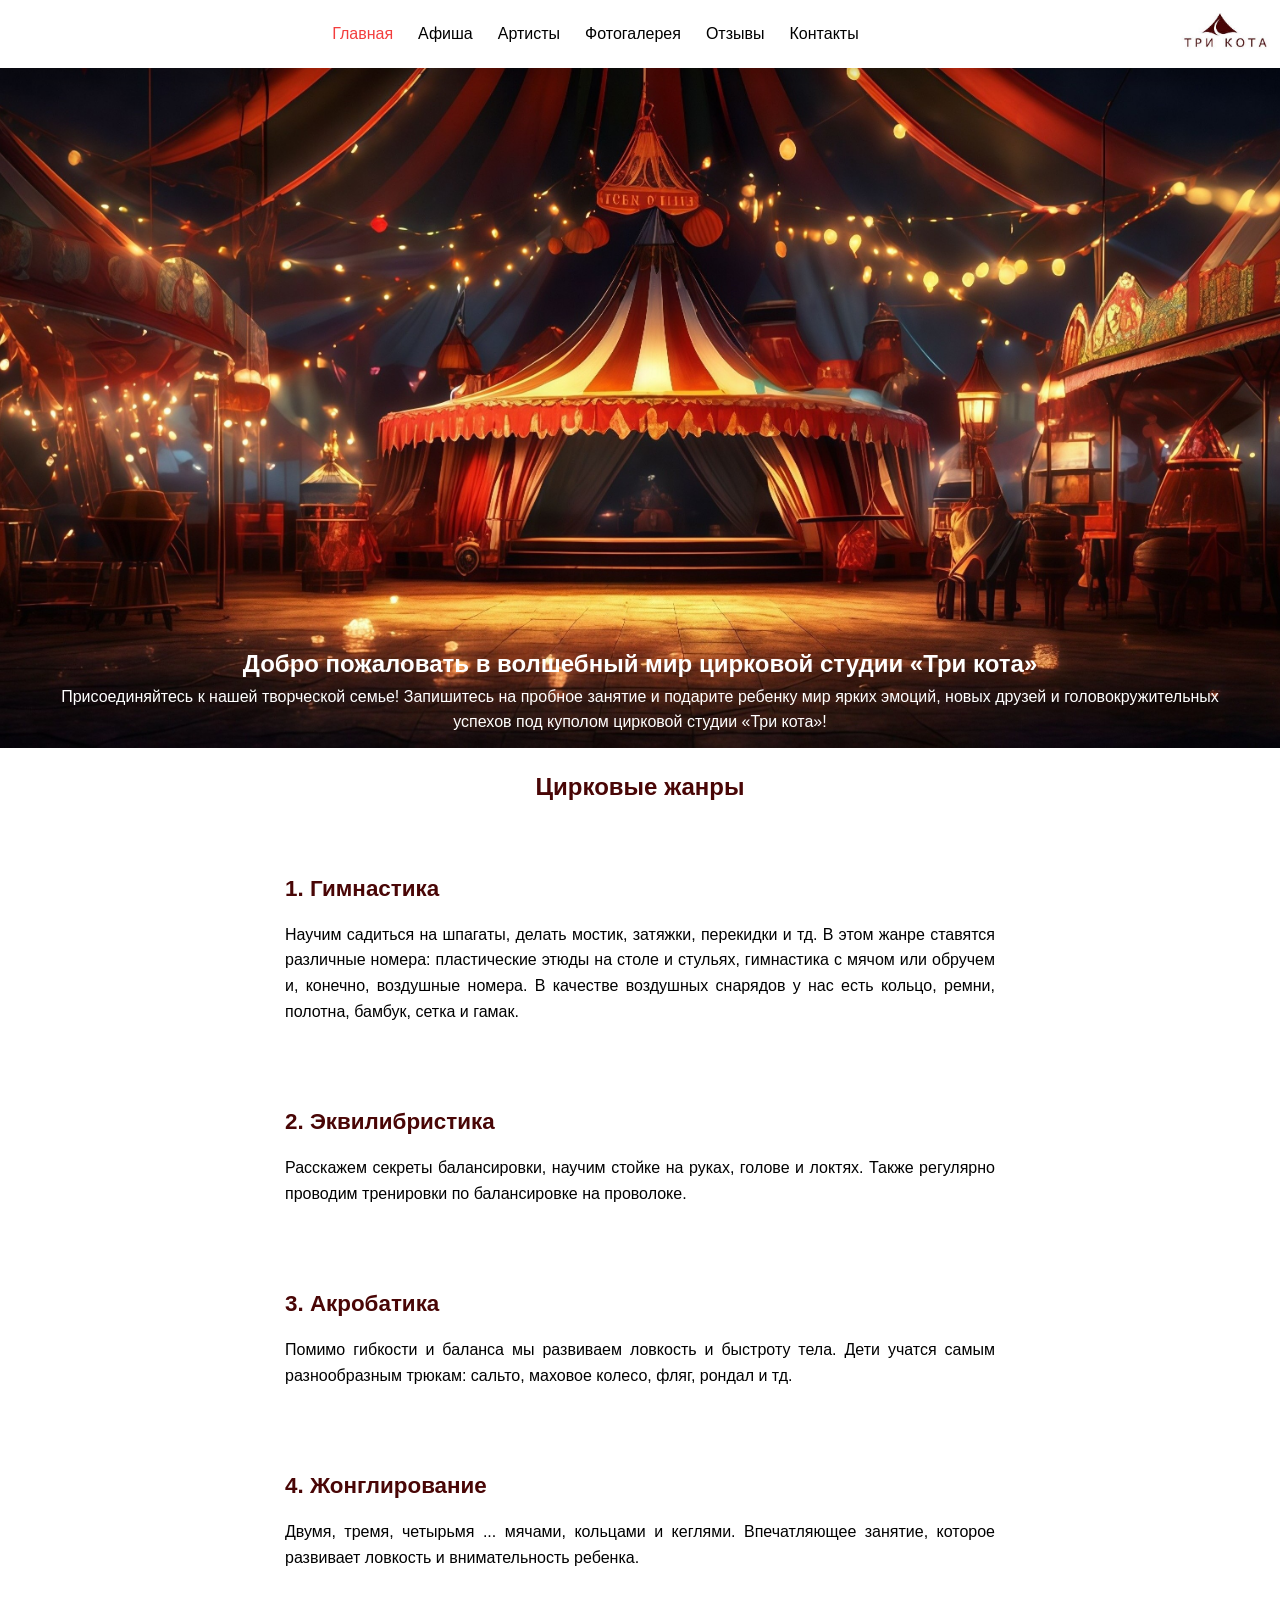
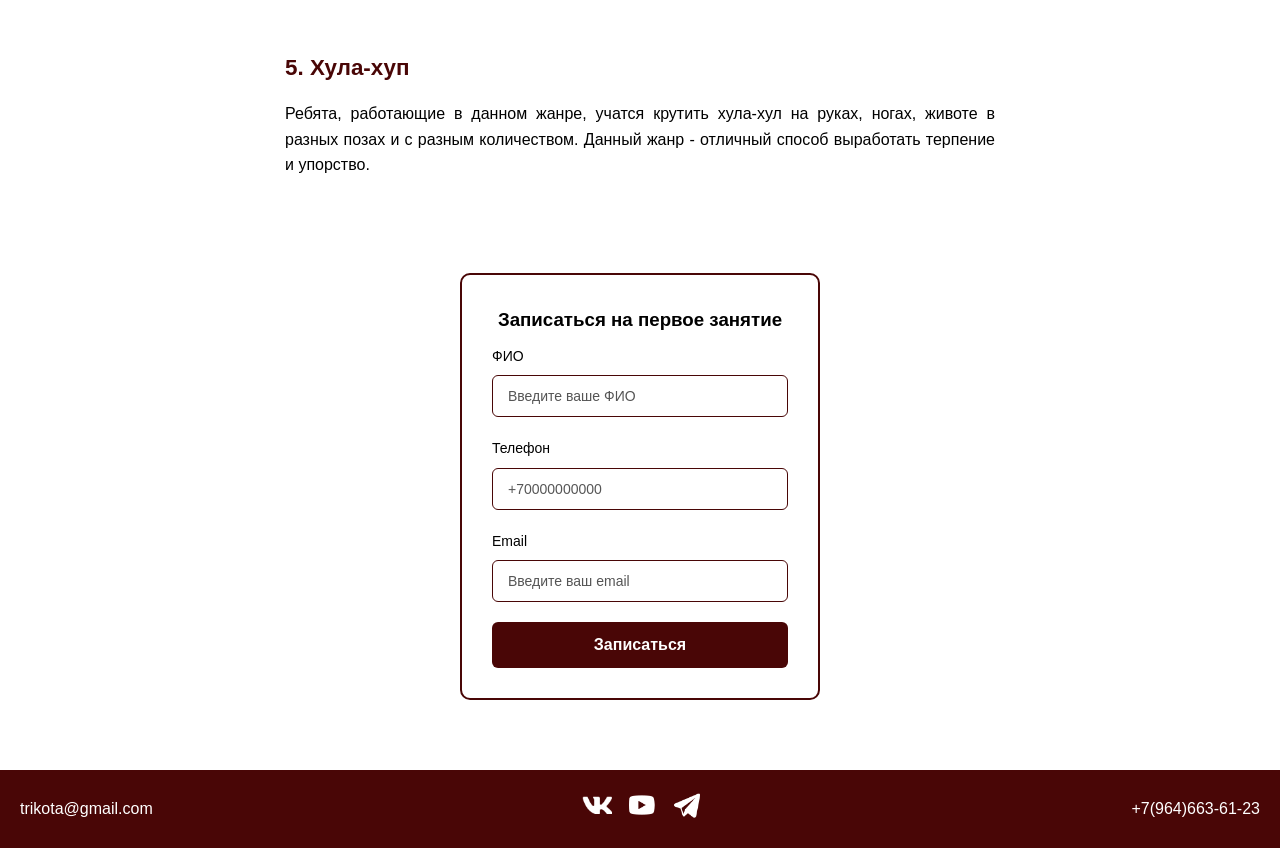
<file: index.html>
<!DOCTYPE html>
<html lang="en">
<head>
    <meta charset="UTF-8">
    <meta name="viewport" content="width=device-width, initial-scale=1.0">
    <title>Главная</title>
    <link rel="stylesheet" type="text/css" href ="style.css"> 
</head>
<body>
<div class="wrapper">
<header>
        <nav>
            <ul> 
                <li><a href = "Главная.html" class="link-active">Главная</a></li>
                <li><a href = "Афиша.html">Афиша</a></li>
                <li><a href = "Артисты.html">Артисты</a></li>
                <li><a href = "Фотогалерея.html">Фотогалерея</a></li>
                <li><a href = "Отзывы.html">Отзывы</a></li>
                <li><a href = "Контакты.html">Контакты</a></li>
            </ul>
        <a href="Главная.html"><img src="img/Untitled_logo_4_free-file.jpg" alt="Логотип"></a>
        </nav>
</header>
<section>
    <div class="hello">
        <img src="img/Airbrush-Image-Enhancer-1761413693357.jpg" class="background-image" alt="Фон" >
        <div class = "text"> 
        <h1>Добро пожаловать в волшебный мир цирковой студии «Три кота»</h1>
        <p>Присоединяйтесь к нашей творческой семье! Запишитесь на пробное занятие и подарите ребенку мир ярких эмоций, новых друзей и головокружительных успехов под куполом цирковой студии «Три кота»!</p>
        </div>
    </div>
    <h2>Цирковые жанры</h2>
    <div class="container1">
            <div class="service-item">
                <h3 class="service-title">1. Гимнастика</h3>
                <p class="service-description">Научим садиться на шпагаты, делать мостик, затяжки, перекидки и тд. В этом жанре ставятся различные номера: пластические этюды на столе и стульях, гимнастика с мячом или обручем и, конечно, воздушные номера. В качестве воздушных снарядов у нас есть кольцо, ремни, полотна, бамбук, сетка и гамак.</p>
            </div>
            <div class="service-item">
                <h3 class="service-title">2. Эквилибристика</h3>
                <p class="service-description">Расскажем секреты балансировки, научим стойке на руках, голове и локтях. Также регулярно проводим тренировки по балансировке на проволоке.</p>
            </div>
            <div class="service-item">
                <h3 class="service-title">3. Акробатика</h3>
                <p class="service-description">Помимо гибкости и баланса мы развиваем ловкость и быстроту тела. Дети учатся самым разнообразным трюкам: сальто, маховое колесо, фляг, рондал и тд.</p>
            </div>
            <div class="service-item">
                <h3 class="service-title">4. Жонглирование</h3>
                <p class="service-description">Двумя, тремя, четырьмя ... мячами, кольцами и кеглями. Впечатляющее занятие, которое развивает ловкость и внимательность ребенка.</p>
            </div>
            <div class="service-item">
                <h3 class="service-title">5. Хула-хуп</h3>
                <p class="service-description">Ребята, работающие в данном жанре, учатся крутить хула-хул на руках, ногах, животе в разных позах и с разным количеством. Данный жанр - отличный способ выработать терпение и упорство.</p>
            </div>
    </div>
<div class="container2">
    <form class="registration-form">
        <h3 class="form-title">Записаться на первое занятие</h3>
        <div class="form-group">
            <label for="name" class="form-label">ФИО</label>
            <input type="text" id="name" class="form-input" placeholder="Введите ваше ФИО" required>
        </div>
        <div class="form-group">
            <label for="phone" class="form-label">Телефон</label>
            <input type="number" id="phone" class="form-input" placeholder="+70000000000" 
                inputmode="numeric"
                pattern="[\+7|8][0-9]"
                required>
        </div>
        <div class="form-group">
            <label for="email" class="form-label">Email</label>
            <input type="email" id="email" class="form-input" placeholder="Введите ваш email" required>
        </div>
        <button type="submit" class="submit-btn">Записаться</button>
    </form>
</div>
</section>
<footer>
    <div class="footer-content">
        <div class="footer-email">trikota@gmail.com</div>
        <div class="footer-social">
            <a href="https://vk.com"><img src="img/icons8-вконтакте-48.png" alt="VK"></a>
            <a href="https://www.youtube.com"><img src="img/icons8-youtube-50.png" alt="Youtube"></a>
            <a href="https://web.telegram.org"><img src="img/icons8-телеграм-50 (1).png" alt="Telegram"></a>
        </div>
        <div class="footer-phone">+7(964)663-61-23</div>
    </div>
</footer>
</div>
</body>
</html>
</file>
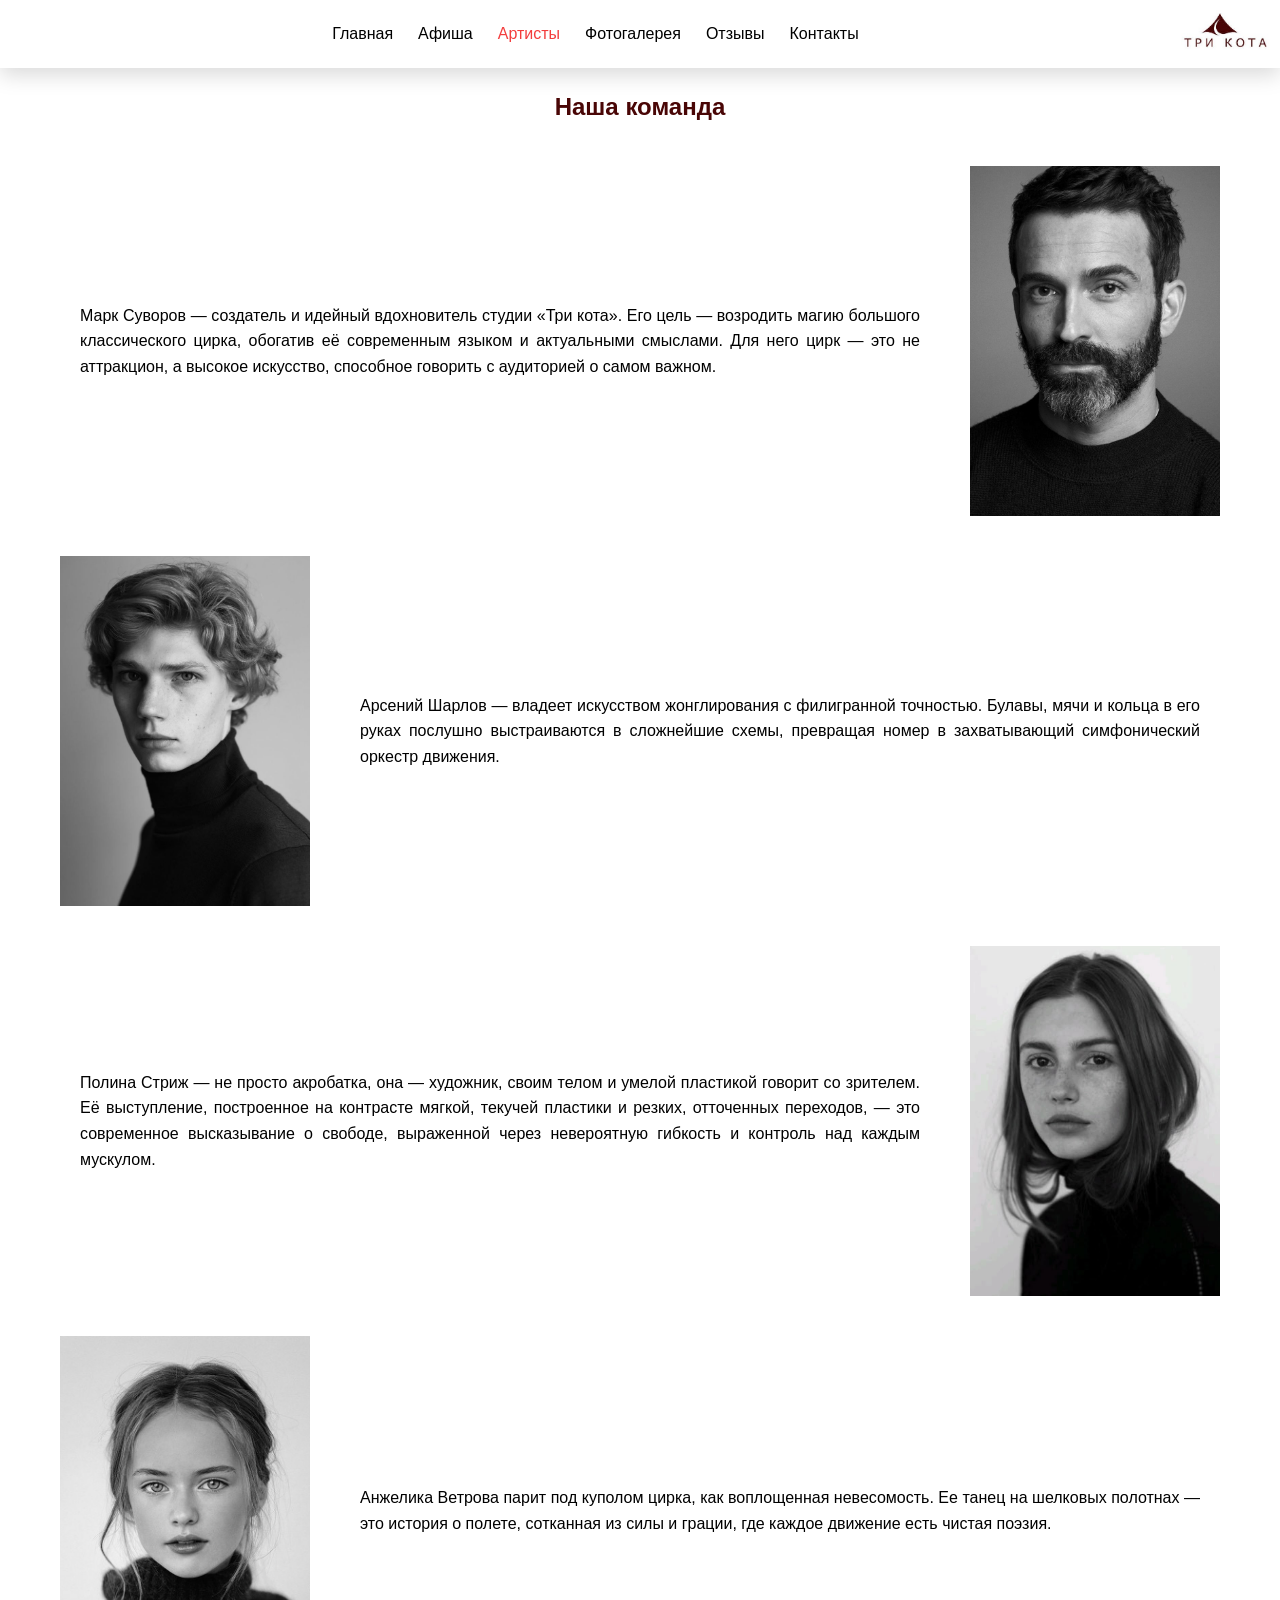
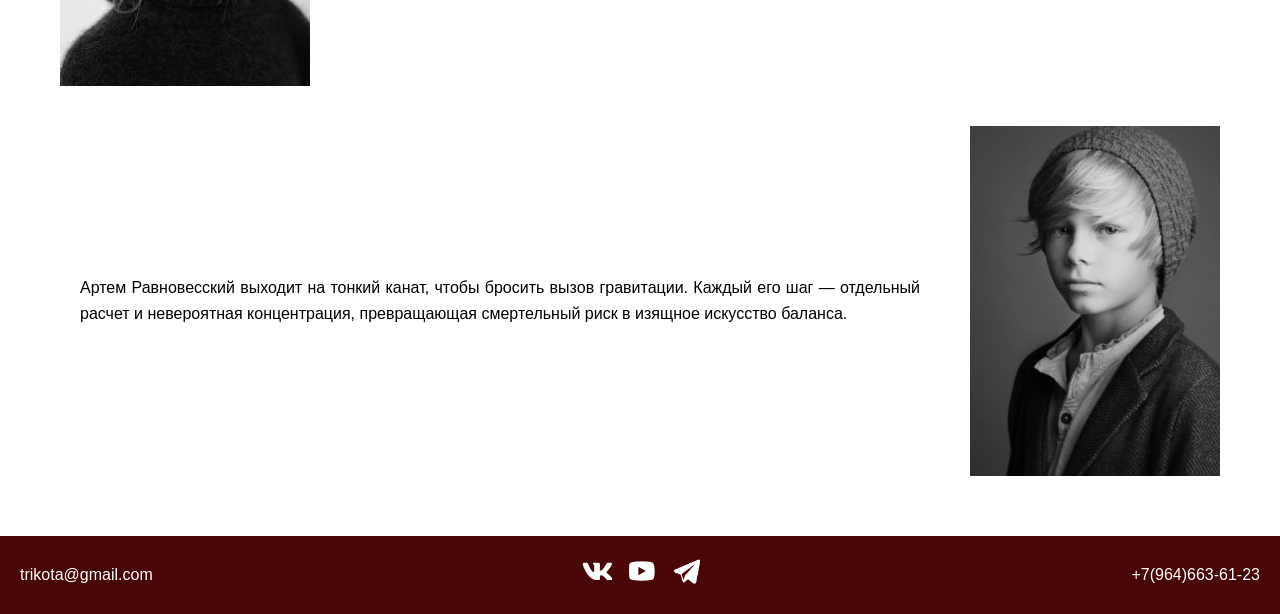
<file: Артисты.html>
<!DOCTYPE html>
<html lang="en">
<head>
    <meta charset="UTF-8">
    <meta name="viewport" content="width=device-width, initial-scale=1.0">
    <title>Артисты</title>
    <link rel="stylesheet" type="text/css" href ="style.css"> 
</head>
<body>
<div class="wrapper">
<header>
        <nav>
            <ul>
                <li><a href = "Главная.html">Главная</a></li>
                <li><a href = "Афиша.html">Афиша</a></li>
                <li><a href = "Артисты.html" class="link-active">Артисты</a></li>
                <li><a href = "Фотогалерея.html">Фотогалерея</a></li>
                <li><a href = "Отзывы.html">Отзывы</a></li>
                <li><a href = "Контакты.html">Контакты</a></li>
            </ul>
        </nav>
        <a href="Главная.html"><img src="img/Untitled_logo_4_free-file.jpg" alt="Логотип"></a>
</header>
<section>
    <h2>Наша команда</h2>
        <div class="container3">
                <div class="member-content image-first">
                        <p class="member-description">Марк Суворов — создатель и идейный вдохновитель студии «Три кота». Его цель — возродить магию большого классического цирка, обогатив её современным языком и актуальными смыслами. Для него цирк — это не аттракцион, а высокое искусство, способное говорить с аудиторией о самом важном.</p>
                        <img src="img/загруженное (2).jpg" alt="Фото">
                </div>
                <div class="member-content text-first">
                        <img src="img/Joshua Bering.jpg" alt="Фото">
                        <p class="member-description">Арсений Шарлов — владеет искусством жонглирования с филигранной точностью. Булавы, мячи и кольца в его руках послушно выстраиваются в сложнейшие схемы, превращая номер в захватывающий симфонический оркестр движения.</p>
                </div>
                <div class="member-content image-first">
                        <p class="member-description">Полина Стриж — не просто акробатка, она — художник, своим телом и умелой пластикой говорит со зрителем. Её выступление, построенное на контрасте мягкой, текучей пластики и резких, отточенных переходов, — это современное высказывание о свободе, выраженной через невероятную гибкость и контроль над каждым мускулом.</p>
                        <img src="img/загруженное (3).jpg" alt="Фото">
                </div>
                <div class="member-content text-first">
                        <img src="img/загруженное (4).jpg" alt="Фото">
                        <p class="member-description">Анжелика Ветрова парит под куполом цирка, как воплощенная невесомость. Ее танец на шелковых полотнах — это история о полете, сотканная из силы и грации, где каждое движение есть чистая поэзия.</p>
                </div>
                <div class="member-content image-first">
                        <p class="member-description">Артем Равновесский выходит на тонкий канат, чтобы бросить вызов гравитации. Каждый его шаг — отдельный расчет и невероятная концентрация, превращающая смертельный риск в изящное искусство баланса.</p>
                        <img src="img/загруженное (5).jpg" alt="Фото">
                </div>
        </div>
</section>
<footer>
    <div class="footer-content">
        <div class="footer-email">trikota@gmail.com</div>
        <div class="footer-social">
            <a href="https://vk.com"><img src="img/icons8-вконтакте-48.png" alt="VK"></a>
            <a href="https://www.youtube.com"><img src="img/icons8-youtube-50.png" alt="Youtube"></a>
            <a href="https://web.telegram.org"><img src="img/icons8-телеграм-50 (1).png" alt="Telegram"></a>
        </div>
        <div class="footer-phone">+7(964)663-61-23</div>
    </div>
</footer>
</div>
</body>
</html>
</file>
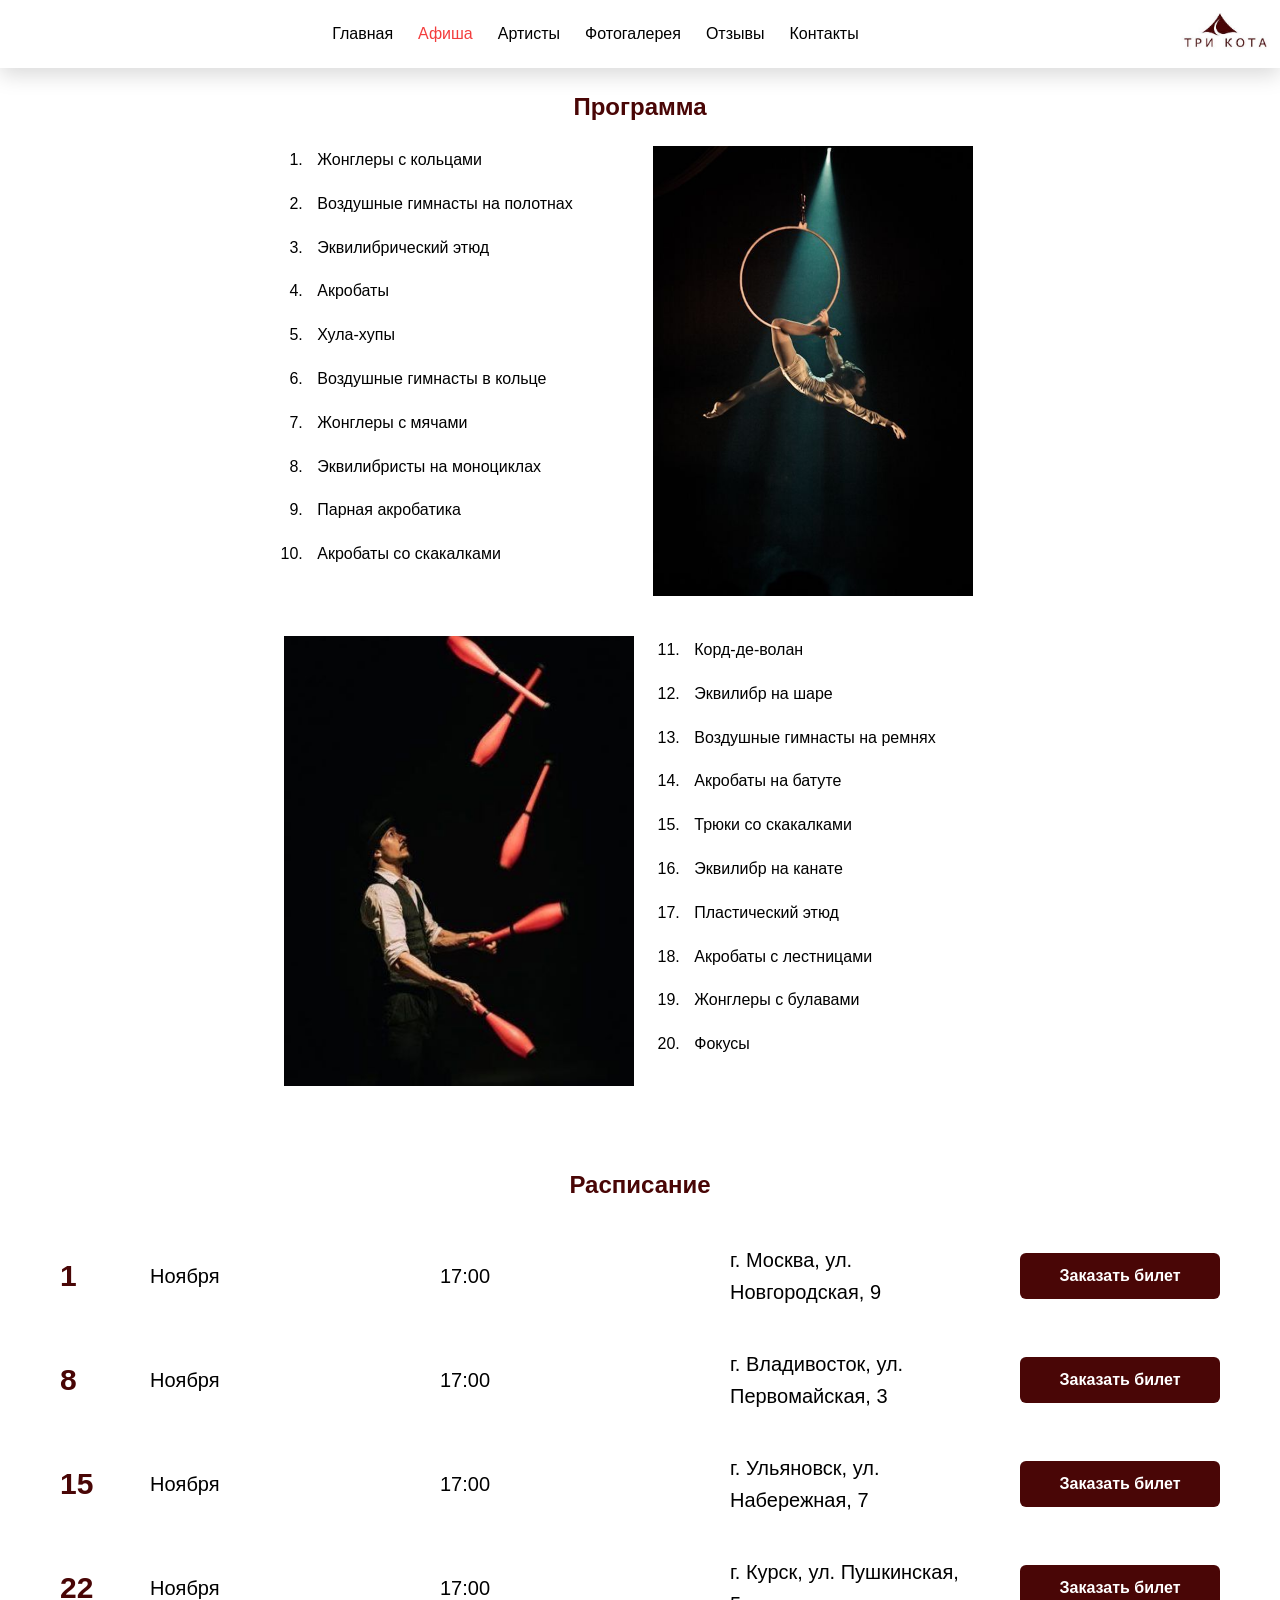
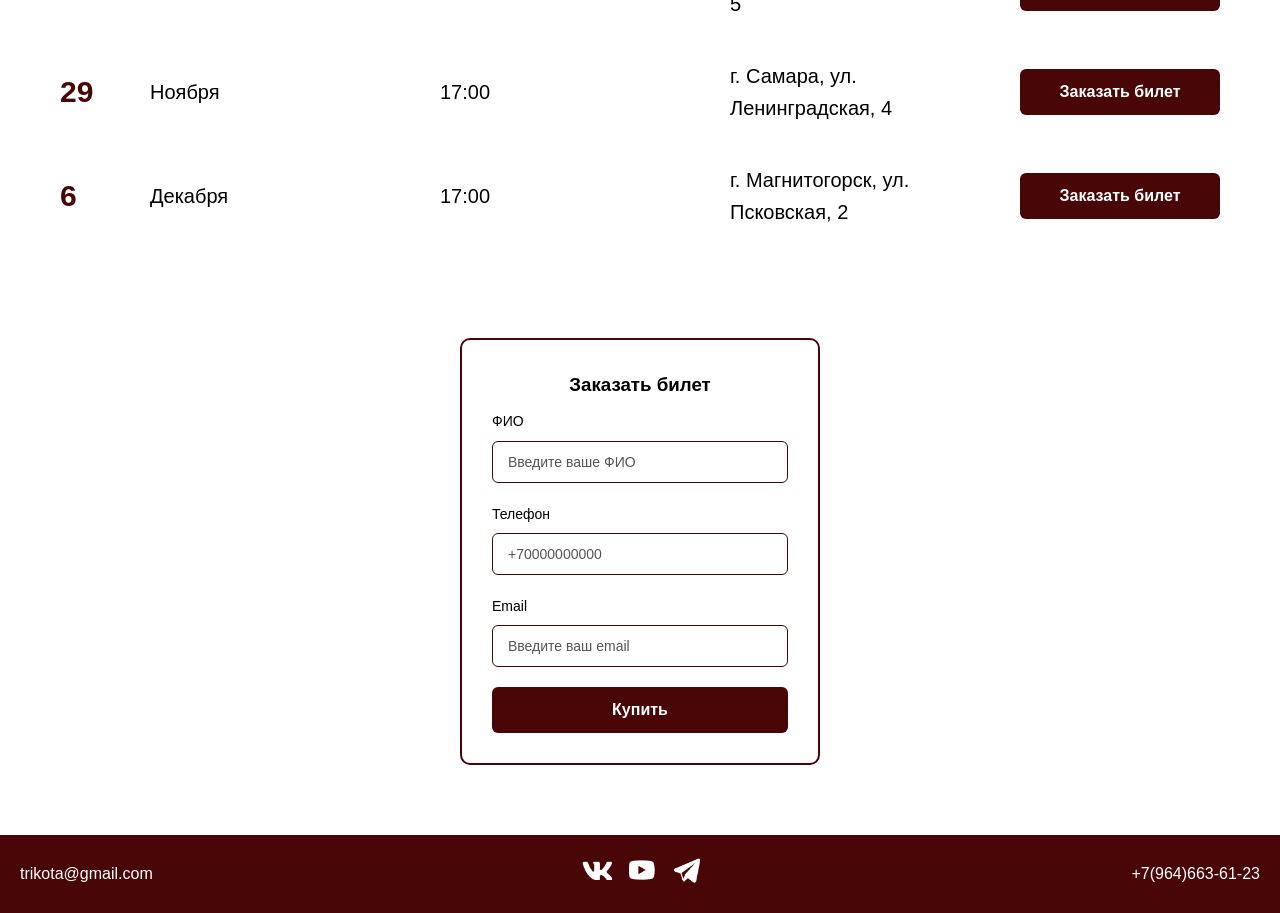
<file: Афиша.html>
<!DOCTYPE html>
<html lang="en">
<head> 
    <meta charset="UTF-8">
    <meta name="viewport" content="width=device-width, initial-scale=1.0">
    <title>Афиша</title>
    <link rel="stylesheet" type="text/css" href ="style.css"> 
</head>
<body>
<div class="wrapper">
<header>
        <nav>
            <ul>
                <li><a href = "Главная.html">Главная</a></li>
                <li><a href = "Афиша.html" class="link-active">Афиша</a></li>
                <li><a href = "Артисты.html">Артисты</a></li>
                <li><a href = "Фотогалерея.html">Фотогалерея</a></li>
                <li><a href = "Отзывы.html">Отзывы</a></li>
                <li><a href = "Контакты.html">Контакты</a></li>
            </ul>
        </nav>
        <a href="Главная.html"><img src="img/Untitled_logo_4_free-file.jpg" alt="Логотип"></a>
</header>
<section>
<div class="program-container">
    <h2>Программа</h2>
    <div class="program-section">
        <div class="program-list">
        <ol>
            <li>Жонглеры  с кольцами</li>
            <li>Воздушные гимнасты на полотнах</li>
            <li>Эквилибрический этюд</li>
            <li>Акробаты</li>
            <li>Хула-хупы</li>
            <li>Воздушные гимнасты в кольце</li>
            <li>Жонглеры с мячами</li>
            <li>Эквилибристы на моноциклах</li>
            <li>Парная акробатика</li>
            <li>Акробаты со скакалками</li>
        </ol>
        </div>
        <img class="firstimg" src="img/загруженное.jpg">
    </div>
    <div class="program-section second-program-section">
        <img class="secondimg" src="img/загруженное (1).jpg">
        <div class="program-list">
        <ol start="11">
            <li>Корд-де-волан</li>
            <li>Эквилибр на шаре</li>
            <li>Воздушные гимнасты на ремнях</li>
            <li>Акробаты на батуте</li>
            <li>Трюки со скакалками</li>
            <li>Эквилибр на канате</li>
            <li>Пластический этюд</li>
            <li>Акробаты с лестницами</li>
            <li>Жонглеры с булавами</li>
            <li>Фокусы</li>
        </ol>
        </div>
    </div>
</div>
<div class="schedule-container">
    <h2>Расписание</h2>
    <div class="schedule-section">
        <div class="number">1</div>
        <div class="day">Ноября</div>
        <div class="time">17:00</div>
        <div class="adress">г. Москва, ул. Новгородская, 9</div>
        <a href="#ticket-form" class="ticket-link"><button type="submit" class="submit-btn">Заказать билет</button></a>
    </div>
    <div class="schedule-section">
        <div class="number">8</div>
        <div class="day">Ноября</div>
        <div class="time">17:00</div>
        <div class="adress">г. Владивосток, ул. Первомайская, 3</div>
        <a href="#ticket-form" class="ticket-link"><button type="submit" class="submit-btn">Заказать билет</button></a>
    </div>
    <div class="schedule-section">
        <div class="number">15</div>
        <div class="day">Ноября</div>
        <div class="time">17:00</div>
        <div class="adress">г. Ульяновск, ул. Набережная, 7</div>
        <a href="#ticket-form" class="ticket-link"><button type="submit" class="submit-btn">Заказать билет</button></a>
    </div>
    <div class="schedule-section">
        <div class="number">22</div>
        <div class="day">Ноября</div>
        <div class="time">17:00</div>
        <div class="adress">г. Курск, ул. Пушкинская, 5</div>
        <a href="#ticket-form" class="ticket-link"><button type="submit" class="submit-btn">Заказать билет</button></a>
    </div>
    <div class="schedule-section">
        <div class="number">29</div>
        <div class="day">Ноября</div>
        <div class="time">17:00</div>
        <div class="adress">г. Самара, ул. Ленинградская, 4</div>
        <a href="#ticket-form" class="ticket-link"><button type="submit" class="submit-btn">Заказать билет</button></a>
    </div>
    <div class="schedule-section">
        <div class="number">6</div>
        <div class="day">Декабря</div>
        <div class="time">17:00</div>
        <div class="adress">г. Магнитогорск, ул. Псковская, 2</div>
        <a href="#ticket-form" class="ticket-link"><button type="submit" class="submit-btn">Заказать билет</button></a>
    </div>
</div>
<div class="container2" id="ticket-form">
        <form class="registration-form">
            <h3 class="form-title">Заказать билет</h3>
        <div class="form-group">
            <label for="name" class="form-label">ФИО</label>
            <input type="text" id="name" class="form-input" placeholder="Введите ваше ФИО" required>
        </div>
        <div class="form-group">
            <label for="phone" class="form-label">Телефон</label>
            <input type="number" id="phone" class="form-input" placeholder="+70000000000" 
                inputmode="numeric"
                pattern="[\+7|8][0-9]"
                required>
        </div>
        <div class="form-group">
            <label for="email" class="form-label">Email</label>
            <input type="email" id="email" class="form-input" placeholder="Введите ваш email" required>
        </div>
            <button type="submit" class="submit-btn">Купить</button>
        </form>
    </div>
</section>
<footer>
    <div class="footer-content">
        <div class="footer-email">trikota@gmail.com</div>
        <div class="footer-social">
            <a href="https://vk.com"><img src="img/icons8-вконтакте-48.png" alt="VK"></a>
            <a href="https://www.youtube.com"><img src="img/icons8-youtube-50.png" alt="Youtube"></a>
            <a href="https://web.telegram.org"><img src="img/icons8-телеграм-50 (1).png" alt="Telegram"></a>
        </div>
        <div class="footer-phone">+7(964)663-61-23</div>
    </div>
</footer>
</div>
</body>
</html>
</file>
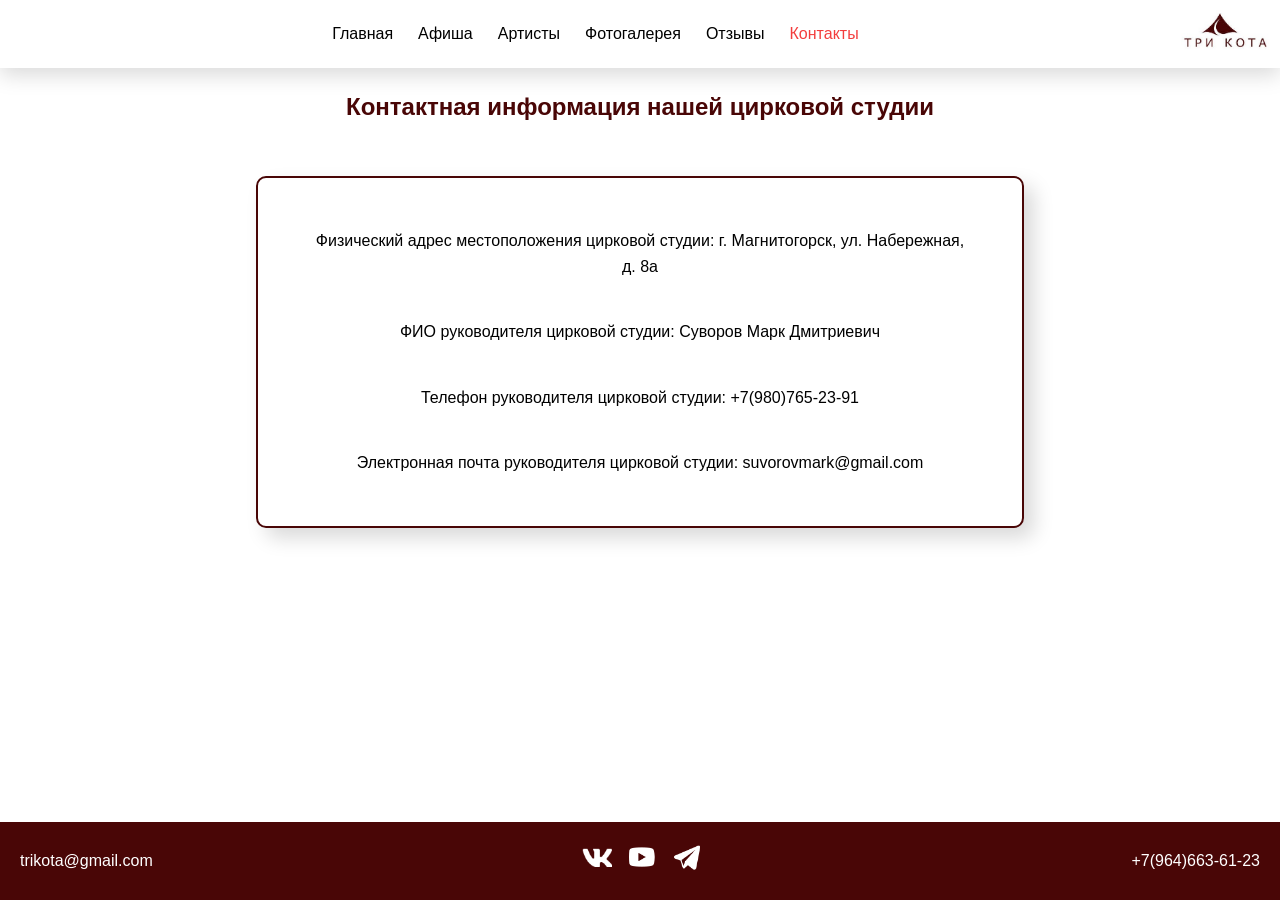
<file: Контакты.html>
<!DOCTYPE html>
<html lang="en">
<head>
    <meta charset="UTF-8">
    <meta name="viewport" content="width=device-width, initial-scale=1.0">
    <title>Контакты</title>
    <link rel="stylesheet" type="text/css" href ="style.css"> 
</head>
<body>
<div class="wrapper">
<header>
        <nav>
            <ul>
                <li><a href = "Главная.html">Главная</a></li>
                <li><a href = "Афиша.html">Афиша</a></li>
                <li><a href = "Артисты.html">Артисты</a></li>
                <li><a href = "Фотогалерея.html">Фотогалерея</a></li>
                <li><a href = "Отзывы.html">Отзывы</a></li>
                <li><a href = "Контакты.html" class="link-active">Контакты</a></li>
            </ul>
        </nav>
        <a href="Главная.html"><img src="img/Untitled_logo_4_free-file.jpg" alt="Логотип"></a>
</header>
<section>
    <h2>Контактная информация нашей цирковой студии</h2>
<div class="contacts">
    <p>Физический адрес местоположения цирковой студии: г. Магнитогорск, ул. Набережная, д. 8а</p>
    <p>ФИО руководителя цирковой студии: Суворов Марк Дмитриевич</p>
    <p>Телефон руководителя цирковой студии: +7(980)765-23-91</p>
    <p>Электронная почта руководителя цирковой студии: suvorovmark@gmail.com</p>
</div>
</section>
<footer>
    <div class="footer-content">
        <div class="footer-email">trikota@gmail.com</div>
        <div class="footer-social">
            <a href="https://vk.com"><img src="img/icons8-вконтакте-48.png" alt="VK"></a>
            <a href="https://www.youtube.com"><img src="img/icons8-youtube-50.png" alt="Youtube"></a>
            <a href="https://web.telegram.org"><img src="img/icons8-телеграм-50 (1).png" alt="Telegram"></a>
        </div>
        <div class="footer-phone">+7(964)663-61-23</div>
    </div>
</footer>
</div>
</body>
</html>
</file>
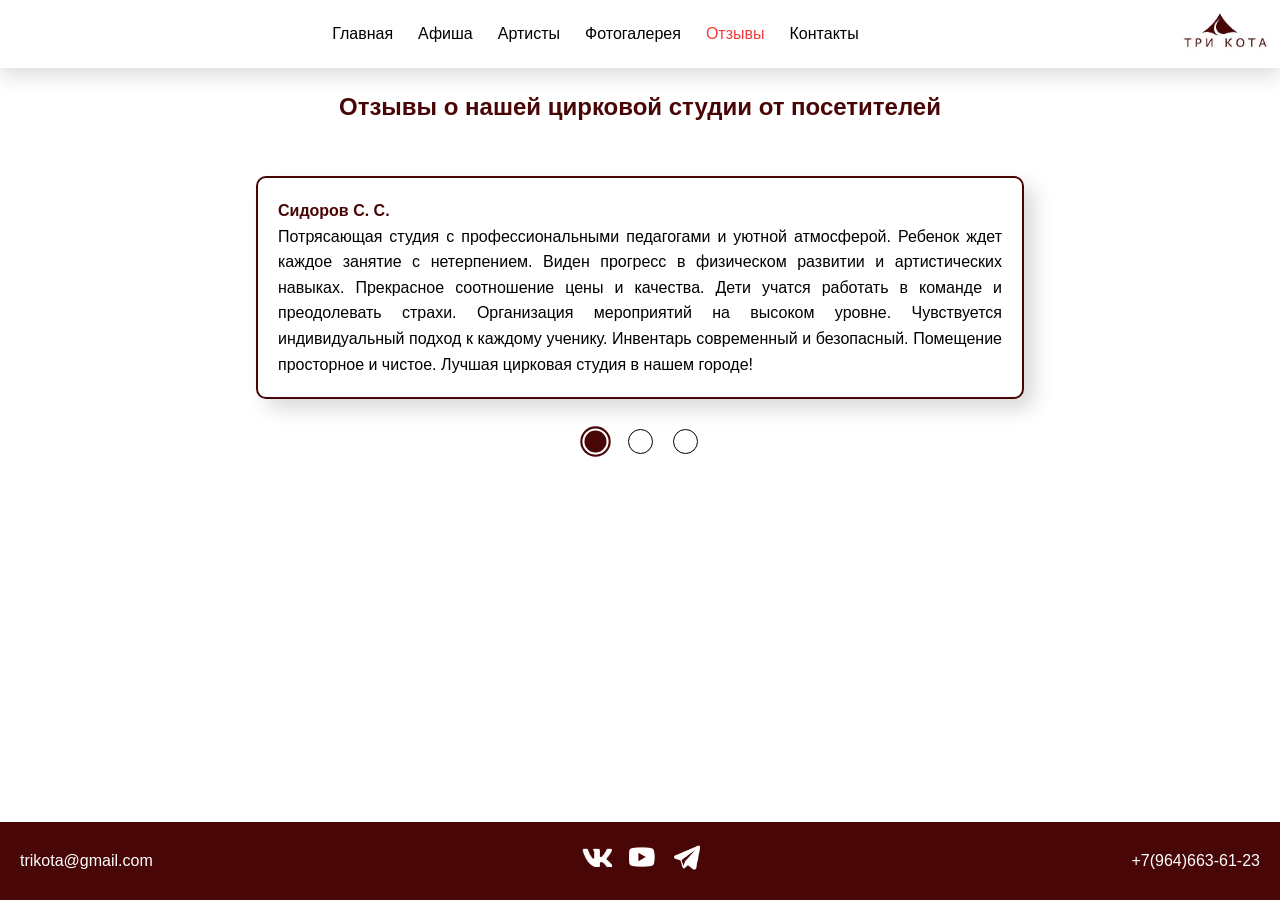
<file: Отзывы.html>
<!DOCTYPE html>
<html lang="en">
<head>
    <meta charset="UTF-8">
    <meta name="viewport" content="width=device-width, initial-scale=1.0">
    <title>Отзывы</title>
    <link rel="stylesheet" type="text/css" href ="style.css"> 
</head>
<body>
<div class="wrapper">
<header>
        <nav>
            <ul>
                <li><a href = "Главная.html">Главная</a></li>
                <li><a href = "Афиша.html">Афиша</a></li>
                <li><a href = "Артисты.html">Артисты</a></li>
                <li><a href = "Фотогалерея.html">Фотогалерея</a></li>
                <li><a href = "Отзывы.html" class="link-active">Отзывы</a></li>
                <li><a href = "Контакты.html">Контакты</a></li>
            </ul>
        </nav>
        <a href="Главная.html"><img src="img/Untitled_logo_4_free-file.jpg" alt="Логотип"></a>
</header>
<section class="otzyvy">
        <h2>Отзывы о нашей цирковой студии от посетителей</h2>
        <input type="radio" name="review-selector" id="review1" class="review-radio" checked>
        <input type="radio" name="review-selector" id="review2" class="review-radio">
        <input type="radio" name="review-selector" id="review3" class="review-radio">    
    <div class="review-box">
        <div class="review">
            <h4>Сидоров С. С.</h4>
            <p>Потрясающая студия с профессиональными педагогами и уютной атмосферой. Ребенок ждет каждое занятие с нетерпением. Виден прогресс в физическом развитии и артистических навыках. Прекрасное соотношение цены и качества. Дети учатся работать в команде и преодолевать страхи. Организация мероприятий на высоком уровне. Чувствуется индивидуальный подход к каждому ученику. Инвентарь современный и безопасный. Помещение просторное и чистое. Лучшая цирковая студия в нашем городе!</p>
        </div>
        <div class="review">
            <h4>Антонов А. А.</h4>
            <p>Потрясающее представление цирковой студии «Три кота» оставило море восторженных эмоций! Особенно впечатлил номер воздушных гимнастов на полотнах — это был настоящий полет, полный грации и драматизма. Энергичные акробаты заставили весь зал аплодировать в едином порыве, а клоуны-эксцентрики вызывали искренний смех даже у взрослых. Чувствовалась невероятная слаженность всей труппы и большая работа режиссера. Спасибо за праздник, который вернул в детство и подарил веру в чудо! Обязательно придем на ваше следующее шоу.</p>
        </div>
        <div class="review">
            <h4>Петров П. П.</h4>
            <p>Хочу выразить огромную благодарность цирковой студии "Три кота"! Моя дочь занимается здесь уже второй год и просто в восторге. Преподаватели — настоящие профессионалы, которые находят подход к каждому ребенку. Занятия проходят в дружеской и творческой атмосфере. Дети осваивают акробатику, жонглирование и другие цирковые дисциплины. Особенно впечатлили отчетные концерты — очень профессионально организовано. Ребенок стал более уверенным в себе и раскрепощенным. Спасибо за ваш труд и любовь к детям! Однозначно рекомендую эту студию всем родителям.</p>
        </div>
    </div>
   <div class="review-controls">
        <label for="review1" class="review-btn"></label>
        <label for="review2" class="review-btn"></label>
        <label for="review3" class="review-btn"></label>
    </div> 
</section>
<footer>
    <div class="footer-content">
        <div class="footer-email">trikota@gmail.com</div>
        <div class="footer-social">
            <a href="https://vk.com"><img src="img/icons8-вконтакте-48.png" alt="VK"></a>
            <a href="https://www.youtube.com"><img src="img/icons8-youtube-50.png" alt="Youtube"></a>
            <a href="https://web.telegram.org"><img src="img/icons8-телеграм-50 (1).png" alt="Telegram"></a>
        </div>
        <div class="footer-phone">+7(964)663-61-23</div>
    </div>
</footer>
</div>
</body>
</html>
</file>
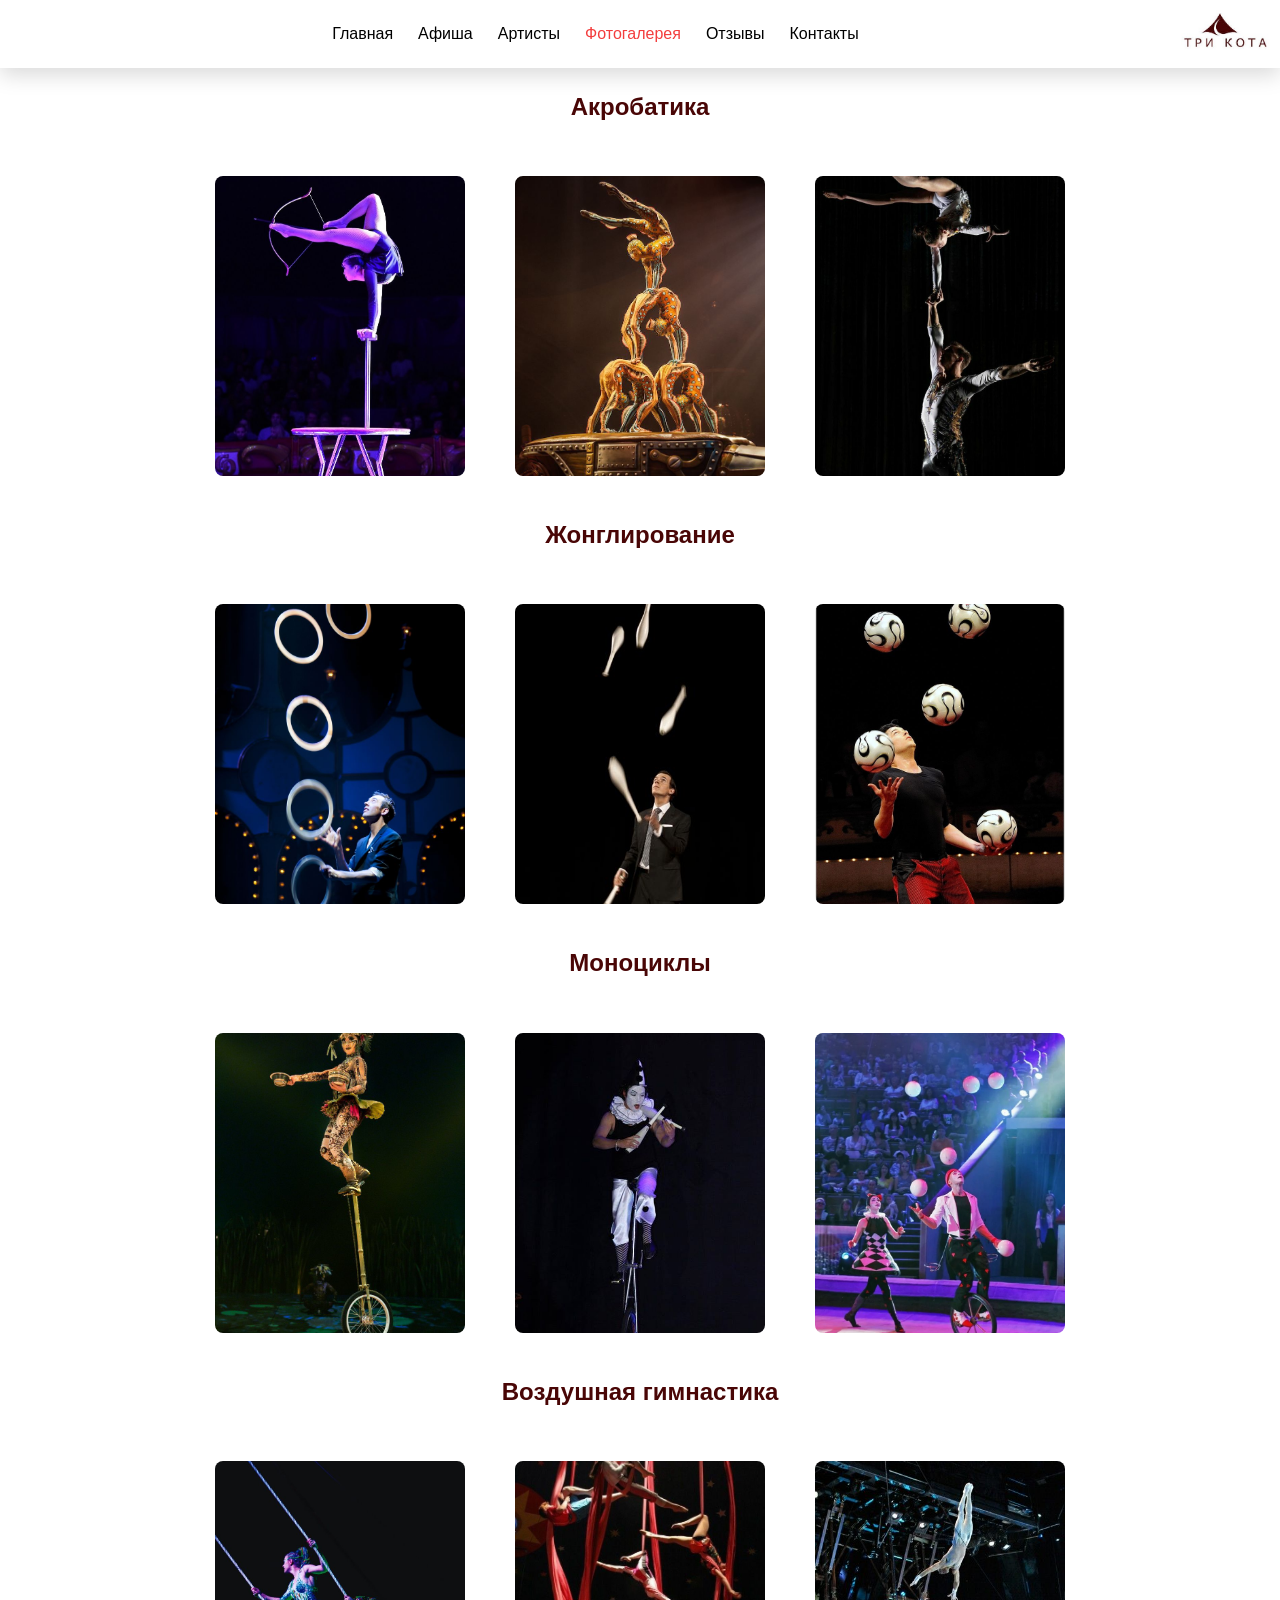
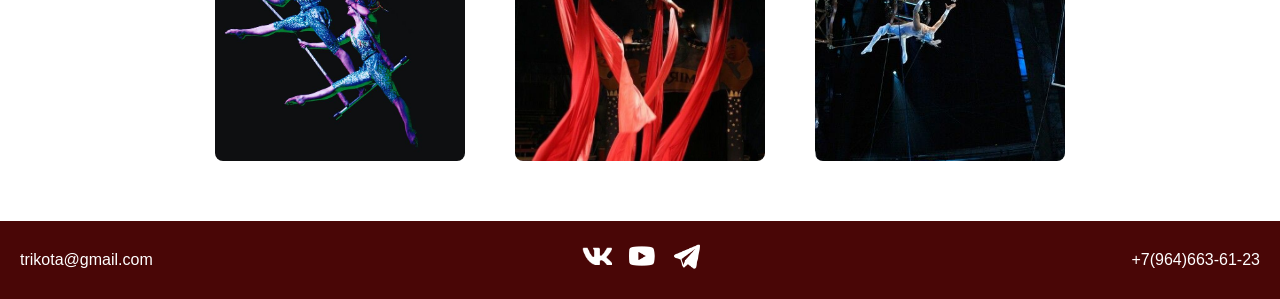
<file: Фотогалерея.html>
<!DOCTYPE html>
<html lang="en">
<head>
    <meta charset="UTF-8">
    <meta name="viewport" content="width=device-width, initial-scale=1.0">
    <title>Фотогалерея</title>
    <link rel="stylesheet" type="text/css" href ="style.css"> 
</head>
<body>
<div class="wrapper">
<header>
        <nav>
            <ul>
                <li><a href = "Главная.html">Главная</a></li>
                <li><a href = "Афиша.html">Афиша</a></li>
                <li><a href = "Артисты.html">Артисты</a></li>
                <li><a href = "Фотогалерея.html" class="link-active">Фотогалерея</a></li>
                <li><a href = "Отзывы.html">Отзывы</a></li>
                <li><a href = "Контакты.html">Контакты</a></li>
            </ul>
        </nav>
        <a href="Главная.html"><img src="img/Untitled_logo_4_free-file.jpg" alt="Логотип"></a>
</header>
<section>
<div class="galereya">
    <div class="blok_photos">
        <h2>Акробатика</h2> 
        <div class="photos">
            <img src="img/Krefelder Weihnachtscircus des Circus Probst - VerPOTTet.jpg">
            <img src="img/загруженное (10).jpg">
            <img src="img/загруженное (8).jpg">
        </div>
    </div>
    <div class="blok_photos">
        <h2>Жонглирование</h2> 
        <div class="photos">
            <img src="img/David Severins (jongleur) in Wintercircus Martin Hanson 2012_2013.jpg">
            <img src="img/Juggling.jpg">
            <img src="img/загруженное (12).jpg">
        </div>
    </div>
    <div class="blok_photos">
        <h2>Моноциклы</h2> 
        <div class="photos">
            <img src="img/Monocycle Totem.jpg">
            <img src="img/загруженное (11).jpg">
            <img src="img/загруженное (9).jpg">
        </div>
    </div>
    <div class="blok_photos">
        <h2>Воздушная гимнастика</h2> 
        <div class="photos">
            <img src="img/cirque du soleil images.jpg">
            <img src="img/загруженное (6).jpg">
            <img src="img/Cirque du Soleil.jpg">
        </div>
    </div>
</div>
</section>
<footer>
    <div class="footer-content">
        <div class="footer-email">trikota@gmail.com</div>
        <div class="footer-social">
            <a href="https://vk.com"><img src="img/icons8-вконтакте-48.png" alt="VK"></a>
            <a href="https://www.youtube.com"><img src="img/icons8-youtube-50.png" alt="Youtube"></a>
            <a href="https://web.telegram.org"><img src="img/icons8-телеграм-50 (1).png" alt="Telegram"></a>
        </div>
        <div class="footer-phone">+7(964)663-61-23</div>
    </div>
</footer>
</div>
</body>
</html>
</file>
<file: style.css>
* {
    margin: 0;
    padding: 0;
    box-sizing: border-box;
    font-family: Arial, sans-serif;
}
body {
    display: flex;
    flex-direction: column;
    line-height: 1.6;
    height: 100%;
}
.wrapper{
    min-height: 100vh;
    height: 100%;
    display: flex;
    flex-direction: column;
}
section{
    flex: 1 1 auto;
}
a {
    color: black;
    text-decoration: none;
}
h2 {
    color: #490606;
    text-align: center;
    margin-top: 20px;
    margin-bottom: 20px;
}
/* Шапка */
header {  
    display: flex;
    align-items: center;
    justify-content: center; 
    position: relative; 
    padding: 10px;
    width: 100%;
    box-shadow: 0 7px 20px rgba(0, 0, 0, 0.15);
}
nav {
    display: flex;
    align-items: center;
    justify-content: space-between;
    width: 100%;
    position: relative;
}
nav ul {
    display: flex;
    gap: 25px;
    list-style: none;
    padding: 0;
    margin: 0; 
    flex-wrap: wrap;
    justify-content: center;
    flex: 1;
}
header nav a:hover {
    color: #f33d3d;
}
.link-active{
    color: #f33d3d;
}
header img {
    height: 40px;
}
/* Главная-Приветствие */
.hello {
    position: relative;
    display: flex;
    justify-content: center;
    align-items: flex-end; 
    height: 680px; 
}
.background-image {
    position: relative;
    object-fit: cover;
    width: 100%;
    height: 680px;
    z-index: -1;
}
.text {
    position: absolute;
    text-align: center;
    color: white;
    max-width: 1200px;
    margin-bottom: 1%; 
}
/* Главная-Жанры */
.container1 {
    max-width: 800px;
    margin: 40px auto;
    padding: 0 20px;
    display: flex;
    flex-direction: column;
    gap: 30px;
}
.service-item {
    padding: 25px;
}
.service-item:hover {
    transform: translateY(-2px);
    box-shadow: 20px 40px 20px rgba(0, 0, 0, 0.15);
}
.service-title {
    font-size: 1.4em;
    margin-bottom: 15px;
    color: #490606;
}
.service-description {
    color: black;
    text-align: justify;
}
/* Главная-Форма записи на занятие */
.container2 {
    max-width: 400px;
    padding: 20px;
    margin: 50px auto;
}
.registration-form {
    padding: 30px;
    border-radius: 10px;
    border: 2px solid #490606;
}
.form-title {
    text-align: center;
    margin-bottom: 10px;
}
.form-group {
    margin-bottom: 20px;
}
.form-label {
    display: block;
    margin-bottom: 8px;
    font-size: 14px;
}
.form-input {
    width: 100%;
    padding: 12px 15px;
    border: 1px solid #490606;
    border-radius: 6px;
    font-size: 14px;
}
.form-input:focus {
    outline: none;
    border-color: #490606;
}
.form-input::placeholder {
    color: #555;
}
#phone::-webkit-outer-spin-button,
#phone::-webkit-inner-spin-button {
    -webkit-appearance: none;
    margin: 0;
}
.submit-btn {
    width: 100%;
    background-color: #490606;
    color: white;
    border: none;
    padding: 14px;
    border-radius: 6px;
    font-size: 16px;
    font-weight: 600;
    cursor: pointer;
}
.submit-btn:hover {
    background-color: #844242;
    color: black;
}
/* Афиша */
.program-container {
    max-width: 1000px;
    margin-left: auto;
    margin-right: auto;
    padding: 0 10px;
    display: flex;
    flex-direction: column;
    align-items: center;
     margin: 0 auto; 
}
.program-section {
    display: flex;
    align-items: flex-start;
    gap: 50px;
    margin-bottom: 40px;
     width: 100%;
    justify-content: center;
}
.program-list ol {
    list-style-type:calc(1);
    line-height: 1.8;
}
.program-list li {
    margin-bottom: 15px;
    padding-left: 10px;
}
.firstimg {
    height: 450px;
    width: 350px;
    object-fit: cover;
    padding-left: 30px;
    transition: transform 0.3s ease;
}
.secondimg {
    height: 450px;
    width: 350px;
    object-fit: cover;
    margin-left: -60px;
    transition: transform 0.3s ease;
}
.firstimg:hover, 
.secondimg:hover {
    transform: scale(1.05);
}
.schedule-container {
    width: 100%;
    max-width: 1200px;
    margin: 0 auto;
    padding: 20px;
}
.schedule-section {
    display: flex;
    flex-direction: row;
    align-items: center;
    justify-content: space-between;
    gap: 50px;
    padding: 20px 0;
}
.number {
    font-size: 30px;
    color: #490606;
    font-weight: bold;
    width: 40px; 
    text-align: left;
    padding-right: 30px;
}
.schedule-section .submit-btn {
    width: 200px;
}
.day, .time, .adress {
    font-size: 20px;
    display: flex;
    align-items: center;
    flex: 1;
    text-align: left;
}
/* Артисты */
.container3 {
    max-width: 1200px;
    margin: 0 auto;
    padding: 20px;
}
.member-content {
    display: flex;
    align-items: center;
    margin-bottom: 40px;
    gap: 30px;
}
.member-description {
    padding: 20px;
    text-align: justify;
    flex: 1;
}
.member-content img {
    height: 350px;
    width: 250px;
    object-fit: cover;
    transition: transform 0.3s ease;
}
.member-content img:hover {
    transform: scale(1.05);
}
/* Фотогалерея */
.galereya {
    display: flex;
    flex-direction: column;
    gap: 60px;
    padding-top: 40px;
    padding-bottom: 60px;
    max-width: 1200px;
    margin: 0 auto;
}
.blok_photos {
    display: flex;
    flex-direction: column;
    align-items: center;
    gap: 30px;
}
.blok_photos h2 {
    margin-top: -20px;
}
.photos {
    display: flex;
    justify-content: center;
    gap: 50px;
    flex-wrap: wrap;
}
.photos img {
    height: 300px;
    width: 250px;
    object-fit: cover;
    border-radius: 8px;
    transition: transform 0.3s ease;
}
.photos img:hover {
    transform: scale(1.05);
}
/* Отзывы */
.otzyvy {
    margin-bottom: 10%;
}
.review { 
    display: none;
}
.review-box {
    width: 60%;           
    margin: 30px auto;     
    padding: 20px;          
    border-radius: 10px;   
    border: 2px solid #490606;
    box-shadow: 10px 10px 20px rgba(0, 0, 0, 0.15);
    margin-bottom: 30px;
    margin-top: 50px;
    position: relative;    
}
#review1:checked ~ .review-box .review:nth-child(1),
#review2:checked ~ .review-box .review:nth-child(2),
#review3:checked ~ .review-box .review:nth-child(3) {
    display: block;
    animation: fadeIn 0.5s ease-in-out;
}
@keyframes fadeIn {
    from { opacity: 0; }
    to { opacity: 1; }
}
.review-controls {
    display: flex;
    justify-content: center;
    gap: 20px;
}
.review-btn {
    width: 25px;
    height: 25px;
    border-radius: 50%;
    background-color: white;
    cursor: pointer;
    transition: all 0.3s ease;
    border: 1px solid black;
    position: relative;
}
.review-btn:hover {
    background-color: #490606;
    transform: scale(1.05);
    border: 2px solid white;
    box-shadow: 0 0 0 2px #490606;
}
.review-radio {
    display: none;
}
.review h4 {
    color: #490606;      
}
.review p {
    text-align: justify;
}
#review1:checked ~ .review-controls label[for="review1"],
#review2:checked ~ .review-controls label[for="review2"],
#review3:checked ~ .review-controls label[for="review3"] {
    background-color: #490606;
    border: 2px solid white;
    box-shadow: 0 0 0 2px #490606;
    transform: scale(1.05);
}
/* Контакты */
.contacts {
    text-align: center;
    width: 60%;           
    margin: 30px auto;      
    padding: 30px;          
    border-radius: 10px;    
    border: 2px solid #490606;
    box-shadow: 10px 10px 20px rgba(0, 0, 0, 0.15);
    margin-bottom: 30px;
    margin-top: 50px;
    position: relative; 
}
.contacts p {
    padding: 20px;          
}
/* Подвал */
footer {
    background-color: #490606;
    color: white;
    height: auto; 
    padding: 20px; 
    min-height: 70px; 
    width: 100%;
}
.footer-content {
    display: flex;
    align-items: center;
    justify-content: space-between;
    height: 100%;
    width: 100%;
    margin: 0 auto;
}
.footer-social {
    display: flex;
    justify-content: center;
    align-items: center;
    gap: 15px;
    flex: 1;
}
.footer-social img {
    width: 30px;
    height: 30px;
    object-fit: contain;
}
.footer-phone {
    margin-left: auto;
}
  /* Адаптивные стили для мобильных устройств */
@media (max-width: 768px) {
    h2 {
        font-size: 20px;
    }
    /* Главная-Приветствие */
    .text {
        margin-bottom: 5%;
        width: 95%;
    }
    .text h1 {
        font-size: 20px;
    }
    .text p {
        font-size: 10px;
    }
    /* Главная-Жанры */
    .container1 {
        margin: 20px auto;
        padding: 0 15px;
        gap: 20px;
    }
    .service-item {
        padding: 15px;
    }
    .service-title {
        font-size: 1.2em;
    }
    /* Главная-Форма записи на занятие */
    .container2 {
        padding: 10px;
    }
    .registration-form {
        padding: 10px;
    }
    /* Афиша */
    .program-container {
        max-width: 90%;
        padding: 0 15px;
    }
    .program-section {
        flex-direction: column;
        gap: 20px;
        margin-bottom: 30px;
        align-items: center;
    }
    .second-program-section {
        flex-direction: column-reverse;
    }
    .program-list {
        width: 100%;
        display: flex;
        justify-content: center;
    }
    .program-list ol {
        padding-left: 20px;
        list-style-position: inside; 
    }
    .program-list li {
        margin-bottom: 15px;
        padding-left: 0; 
    }
    .firstimg, 
    .secondimg {
        height: 300px;
        width: 250px;
        padding-left: 0;
        margin-left: 0;
    }
    /* Расписание */
    .schedule-container {
        max-width: 90%;
        padding: 0 15px;
    }
    .schedule-section {
        flex-direction: column;
        gap: 15px;
        padding: 15px 0;
        text-align: center;
    }
    .number {
        font-size: 24px;
        width: auto;
        padding-right: 0;
    }
    .number, .day {
        flex-direction: row;
    }
    .day, .time, .adress {
        font-size: 16px;
        min-width: auto;
        justify-content: center;
        text-align: center;
    }
    .schedule-section .submit-btn {
        width: 150px;
        height: 40px;
        font-size: 14px;
        display: flex;
        align-items: center;
        justify-content: center;
    }
    /* Артисты */
    .member-description {
        font-size: 14px;
    }
    .member-content img {
        height: 250px;
        width: 150px;
    }
    /* Фотогалерея */
    .photos {
        gap: 50px;
    }
    /* Футер */
    .footer-content {
        flex-direction: column;
        gap: 15px;
        text-align: center;
    }
    .footer-phone {
        margin-left: 0; 
        order: 3; 
        width: 100%;
        text-align: center;
    }
    .footer-email {
        order: 2;
    }
    .footer-social {
        order: 1; 
        justify-content: center;
        width: 100%;
    }
}   
@media (max-width: 480px) {
    /* Шапка */
    /* nav ul {
        gap: 8px;
        font-size: 10px;
    }
    header img {
        height: 15px;
    } */
    /* Артисты */
    .member-content {
        display: flex;
        flex-direction: column;
    }
    .image-first {
        flex-direction: column-reverse;
    }
    .text-first {
        flex-direction: column;
    }
    /* Отзывы */
    .review-box {
        width: 95%;           
        padding: 12px;        
        margin: 15px auto;         
    }
     /* Контакты */
    .contacts {
        width: 95%;           
        padding: 15px;
        margin: 15px auto;    
    }
}
</file>
